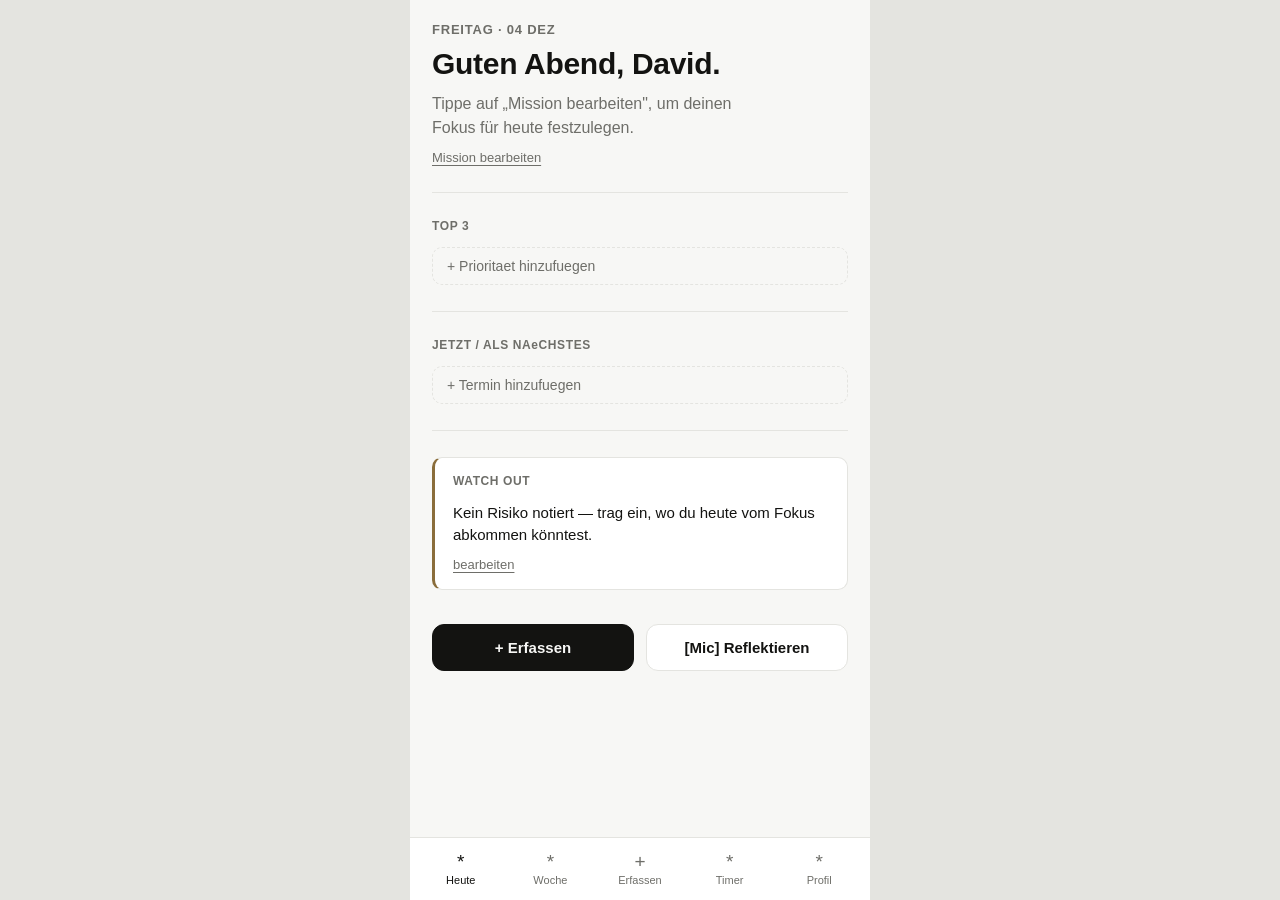
<file: index.html>
<!DOCTYPE html><html lang="de"><head><meta charset="UTF-8"><meta name="viewport" content="width=device-width, initial-scale=1, viewport-fit=cover, maximum-scale=1"><title>Compass</title><!-- iOS "Add to Home Screen" --><link rel="manifest" href="manifest.json"><meta name="apple-mobile-web-app-capable" content="yes"><meta name="apple-mobile-web-app-status-bar-style" content="black-translucent"><meta name="apple-mobile-web-app-title" content="Compass"><meta name="theme-color" content="#0A0A0A"><link rel="apple-touch-icon" href="icons/icon-180.png"><link rel="icon" href="icons/icon-192.png"><link rel="stylesheet" href="styles.css"></head><body><div id="app"><!-- ============ TODAY ============ --><section class="screen" id="screen-today" data-screen="today"><header class="today-head"><div class="date-line" id="dateLine">MONTAG - 07 SEPT</div><h1 class="greeting" id="greeting">Guten Morgen, David.</h1><p class="mission" id="missionText">Tippe auf "Bearbeiten", um deine Mission fuer heute festzulegen.</p><button class="edit-link" data-edit="mission">Mission bearbeiten</button></header><div class="divider"></div><div class="block"><div class="block-label">TOP 3</div><ol class="top3-list" id="top3List"></ol><button class="ghost-btn" id="addTop3Btn">+ Prioritaet hinzufuegen</button></div><div class="divider"></div><div class="block"><div class="block-label">JETZT / ALS NAeCHSTES</div><ul class="next-list" id="nextList"></ul><button class="ghost-btn" id="addNextBtn">+ Termin hinzufuegen</button></div><div class="divider"></div><div class="block watchout" id="watchoutBlock"><div class="block-label">WATCH OUT</div><p id="watchoutText">Kein Risiko notiert.</p><button class="edit-link" data-edit="watchout">bearbeiten</button></div><div class="today-actions"><button class="action-btn primary" data-goto="capture">+ Erfassen</button><button class="action-btn" id="reflectBtn">[Mic] Reflektieren</button></div></section><!-- ============ WEEK ============ --><section class="screen hidden" id="screen-week" data-screen="week"><header class="section-head"><div class="date-line" id="weekLine">WOCHE VOM 07 SEPT</div></header><div class="field-block"><div class="block-label">HAUPTZIEL</div><textarea class="inline-input" id="weekObjective" placeholder="Was ist diese Woche wirklich wichtig?"></textarea></div><div class="field-block"><div class="block-label">TOP 3 ERGEBNISSE</div><div id="weekOutcomes"></div><button class="ghost-btn" id="addOutcomeBtn">+ Ergebnis hinzufuegen</button></div><div class="field-block"><div class="block-label">WICHTIGE TERMINE</div><div id="weekEvents"></div><button class="ghost-btn" id="addWeekEventBtn">+ Termin hinzufuegen</button></div><div class="field-block"><div class="block-label">GROeSSTER ENGPASS</div><textarea class="inline-input" id="weekBottleneck" placeholder="Wo wird die Woche eng?"></textarea></div><div class="field-block"><div class="block-label">WAS NICHT TUN</div><textarea class="inline-input" id="weekAvoid" placeholder="Worauf bewusst verzichten?"></textarea></div><div class="field-block"><div class="block-label">RECOVERY / LEBEN</div><textarea class="inline-input" id="weekRecovery" placeholder="Wo bleibt bewusst Raum frei?"></textarea></div><div class="priority-check" id="priorityCheck"></div></section><!-- ============ CAPTURE ============ --><section class="screen hidden" id="screen-capture" data-screen="capture"><header class="section-head"><div class="date-line">ERFASSEN</div></header><div class="capture-grid"><button class="capture-type" data-type="task">Task</button><button class="capture-type" data-type="idea">Idee</button><button class="capture-type" data-type="note">Notiz</button><button class="capture-type" data-type="voice">[Mic] Voice</button></div><div class="divider"></div><div class="block-label">INBOX</div><ul class="inbox-list" id="inboxList"></ul><p class="empty-hint" id="inboxEmpty">Inbox ist leer. Nichts unerledigt im Kopf - gut so.</p></section><!-- ============ TIMER ============ --><section class="screen hidden" id="screen-timer" data-screen="timer"><header class="section-head"><div class="date-line">FOKUS-TIMER</div></header><div class="timer-face"><div class="timer-display" id="timerDisplay">25:00</div><div class="timer-sub" id="timerSub">Bereit</div></div><div class="timer-controls"><button class="ghost-btn" id="timerReset">Reset</button><button class="action-btn primary" id="timerToggle">Start</button><button class="ghost-btn" id="timerSkip">Pause -></button></div><div class="timer-presets"><button class="chip" data-min="25">25</button><button class="chip" data-min="45">45</button><button class="chip" data-min="90">90</button><button class="chip" data-min="5">Pause 5</button></div><div class="timer-log"><div class="block-label">HEUTE ABGESCHLOSSEN</div><div id="timerLog">Noch keine Sessions.</div></div></section><!-- ============ PROFILE ============ --><section class="screen hidden" id="screen-profile" data-screen="profile"><header class="section-head"><div class="date-line">PROFIL</div></header><div class="field-block"><div class="block-label">LIFE PRIORITIES</div><ul class="priority-list" id="priorityList"></ul><button class="ghost-btn" id="addPriorityBtn">+ Prioritaet hinzufuegen</button></div><div class="field-block"><div class="block-label">DARSTELLUNG</div><div class="theme-switch" id="themeSwitch"><button data-theme="system" class="theme-opt">System</button><button data-theme="light" class="theme-opt">Hell</button><button data-theme="dark" class="theme-opt">Dunkel</button></div></div><div class="field-block"><div class="block-label">DATEN</div><p class="hint-text">Alle Daten bleiben lokal auf diesem Geraet (localStorage). Es gibt keinen Server, keine Cloud, kein Tracking.</p><button class="ghost-btn danger" id="resetBtn">Alle Daten loeschen</button></div></section></div><!-- Bottom tab bar --><nav class="tabbar" id="tabbar"><button class="tab-btn active" data-screen="today"><span class="tab-icon">*</span><span>Heute</span></button><button class="tab-btn" data-screen="week"><span class="tab-icon">*</span><span>Woche</span></button><button class="tab-btn" data-screen="capture"><span class="tab-icon">+</span><span>Erfassen</span></button><button class="tab-btn" data-screen="timer"><span class="tab-icon">*</span><span>Timer</span></button><button class="tab-btn" data-screen="profile"><span class="tab-icon">*</span><span>Profil</span></button></nav><!-- Generic bottom-sheet for edits/prompts --><div class="sheet-backdrop" id="sheetBackdrop"></div><div class="sheet" id="sheet"><div class="sheet-handle"></div><div class="sheet-title" id="sheetTitle">Bearbeiten</div><div class="sheet-body" id="sheetBody"></div><div class="sheet-actions"><button class="ghost-btn" id="sheetCancel">Abbrechen</button><button class="action-btn primary" id="sheetSave">Speichern</button></div></div><script src="app.js"></script></body></html>
</file>
<file: styles.css>
:root{
  --bg:#F7F7F5;
  --surface:#FFFFFF;
  --ink:#131311;
  --muted:#6E6E69;
  --line:#E4E4E0;
  --accent:#8A6D3B;
  --danger:#A6483A;
  --radius:14px;
  --safe-top:env(safe-area-inset-top);
  --safe-bottom:env(safe-area-inset-bottom);
}

[data-theme="dark"]{
  --bg:#0A0A09;
  --surface:#171716;
  --ink:#F2F2EF;
  --muted:#9C9C96;
  --line:#2A2A27;
  --accent:#C9A667;
  --danger:#D97B6C;
}

@media (prefers-color-scheme: dark){
  html[data-theme-mode="system"] :root,
  html[data-theme-mode="system"]{
    --bg:#0A0A09;
    --surface:#171716;
    --ink:#F2F2EF;
    --muted:#9C9C96;
    --line:#2A2A27;
    --accent:#C9A667;
    --danger:#D97B6C;
  }
}

*{box-sizing:border-box;-webkit-tap-highlight-color:transparent;}

html,body{
  margin:0;padding:0;height:100%;
  background:var(--bg);
  color:var(--ink);
  font-family:-apple-system,BlinkMacSystemFont,"SF Pro Text","Helvetica Neue",Arial,sans-serif;
  -webkit-font-smoothing:antialiased;
}

#app{
  max-width:460px;
  margin:0 auto;
  padding:calc(var(--safe-top) + 22px) 22px 120px;
  min-height:100vh;
}

.hidden{display:none !important;}

/* ---- Today head ---- */
.date-line{
  font-size:13px;
  letter-spacing:.06em;
  color:var(--muted);
  font-weight:600;
  margin-bottom:10px;
}
.greeting{
  font-size:30px;
  line-height:1.15;
  font-weight:700;
  margin:0 0 10px;
  letter-spacing:-0.01em;
}
.mission{
  font-size:16px;
  line-height:1.5;
  color:var(--muted);
  margin:0 0 8px;
  max-width:34ch;
}
.edit-link{
  background:none;border:none;padding:0;
  color:var(--muted);
  font-size:13px;
  text-decoration:underline;
  text-underline-offset:3px;
  cursor:pointer;
}

.divider{height:1px;background:var(--line);margin:26px 0;}

.block-label{
  font-size:12px;
  font-weight:700;
  letter-spacing:.05em;
  color:var(--muted);
  margin-bottom:14px;
}

/* ---- Top 3 ---- */
.top3-list{list-style:none;margin:0;padding:0;}
.top3-list li{
  display:flex;align-items:flex-start;gap:14px;
  padding:12px 0;
  border-bottom:1px solid var(--line);
}
.top3-list li:last-child{border-bottom:none;}
.top3-num{
  font-size:14px;font-weight:700;color:var(--muted);
  min-width:20px;
}
.top3-title{font-size:16px;font-weight:500;flex:1;}
.top3-title.done{color:var(--muted);text-decoration:line-through;}
.top3-del{background:none;border:none;color:var(--muted);font-size:18px;cursor:pointer;padding:0 4px;}

/* ---- Next list ---- */
.next-list{list-style:none;margin:0;padding:0;}
.next-list li{
  display:flex;gap:14px;align-items:baseline;
  padding:9px 0;
  font-size:15px;
}
.next-time{font-weight:600;min-width:52px;color:var(--muted);}
.next-title{flex:1;}
.next-del{background:none;border:none;color:var(--muted);font-size:16px;cursor:pointer;}

/* ---- Watch out ---- */
.watchout{
  background:var(--surface);
  border:1px solid var(--line);
  border-left:3px solid var(--accent);
  border-radius:10px;
  padding:16px 18px;
}
.watchout p{margin:0 0 8px;font-size:15px;line-height:1.5;}

.ghost-btn{
  background:none;
  border:1px dashed var(--line);
  color:var(--muted);
  border-radius:10px;
  padding:10px 14px;
  font-size:14px;
  cursor:pointer;
  width:100%;
  text-align:left;
}
.ghost-btn.danger{color:var(--danger);border-color:var(--danger);}

.today-actions{
  display:flex;gap:12px;margin-top:34px;
}
.action-btn{
  flex:1;
  padding:14px 16px;
  border-radius:12px;
  font-size:15px;
  font-weight:600;
  border:1px solid var(--line);
  background:var(--surface);
  color:var(--ink);
  cursor:pointer;
}
.action-btn.primary{
  background:var(--ink);
  color:var(--bg);
  border-color:var(--ink);
}

/* ---- Section head (non-today screens) ---- */
.section-head{margin-bottom:24px;}
.field-block{margin-bottom:30px;}
.inline-input{
  width:100%;
  background:var(--surface);
  border:1px solid var(--line);
  border-radius:10px;
  padding:12px 14px;
  font-size:15px;
  color:var(--ink);
  font-family:inherit;
  resize:vertical;
  min-height:56px;
}
.hint-text{font-size:13px;color:var(--muted);line-height:1.5;}

/* row items reused for week outcomes/events */
.row-item{
  display:flex;align-items:center;gap:10px;
  padding:9px 0;border-bottom:1px solid var(--line);
  font-size:15px;
}
.row-item:last-child{border-bottom:none;}
.row-del{background:none;border:none;color:var(--muted);font-size:16px;cursor:pointer;}

.priority-check{
  margin-top:10px;
  font-size:13px;
  color:var(--accent);
  line-height:1.6;
}

/* ---- Capture ---- */
.capture-grid{
  display:grid;grid-template-columns:1fr 1fr;gap:12px;
  margin-bottom:10px;
}
.capture-type{
  padding:22px 12px;
  border-radius:12px;
  border:1px solid var(--line);
  background:var(--surface);
  font-size:15px;font-weight:600;
  color:var(--ink);
  cursor:pointer;
}
.inbox-list{list-style:none;margin:0;padding:0;}
.inbox-item{
  border:1px solid var(--line);
  border-radius:10px;
  padding:12px 14px;
  margin-bottom:10px;
  background:var(--surface);
}
.inbox-item .txt{font-size:15px;margin-bottom:10px;}
.inbox-item .tags{font-size:12px;color:var(--muted);margin-bottom:10px;}
.class-row{display:flex;flex-wrap:wrap;gap:6px;}
.class-chip{
  border:1px solid var(--line);
  background:var(--bg);
  color:var(--muted);
  font-size:12px;
  padding:5px 9px;
  border-radius:20px;
  cursor:pointer;
}
.class-chip.active{background:var(--ink);color:var(--bg);border-color:var(--ink);}
.empty-hint{color:var(--muted);font-size:14px;}

/* ---- Timer ---- */
.timer-face{text-align:center;margin:40px 0 20px;}
.timer-display{font-size:64px;font-weight:700;letter-spacing:-0.02em;font-variant-numeric:tabular-nums;}
.timer-sub{color:var(--muted);font-size:14px;margin-top:6px;}
.timer-controls{display:flex;gap:10px;margin-bottom:20px;}
.timer-presets{display:flex;gap:8px;margin-bottom:34px;flex-wrap:wrap;}
.chip{
  border:1px solid var(--line);
  background:var(--surface);
  color:var(--ink);
  padding:8px 14px;
  border-radius:20px;
  font-size:13px;
  cursor:pointer;
}
.timer-log{font-size:14px;color:var(--muted);}

/* ---- Priorities ---- */
.priority-list{list-style:none;margin:0 0 12px;padding:0;}
.priority-item{
  border:1px solid var(--line);
  border-radius:10px;
  padding:12px 14px;
  margin-bottom:10px;
  background:var(--surface);
}
.priority-item .p-title{font-weight:600;font-size:15px;}
.priority-item .p-meta{font-size:12px;color:var(--muted);margin-top:3px;}
.priority-item.inactive{opacity:.45;}
.p-actions{margin-top:8px;display:flex;gap:14px;}
.p-actions button{background:none;border:none;color:var(--muted);font-size:12px;cursor:pointer;padding:0;text-decoration:underline;}

/* ---- Theme switch ---- */
.theme-switch{display:flex;border:1px solid var(--line);border-radius:10px;overflow:hidden;}
.theme-opt{
  flex:1;background:var(--surface);border:none;
  padding:10px 6px;font-size:13px;color:var(--muted);cursor:pointer;
  border-right:1px solid var(--line);
}
.theme-opt:last-child{border-right:none;}
.theme-opt.active{background:var(--ink);color:var(--bg);}

/* ---- Tab bar ---- */
.tabbar{
  position:fixed;bottom:0;left:0;right:0;
  display:flex;
  background:var(--surface);
  border-top:1px solid var(--line);
  padding:8px 6px calc(8px + var(--safe-bottom));
  max-width:460px;margin:0 auto;
}
.tab-btn{
  flex:1;background:none;border:none;
  display:flex;flex-direction:column;align-items:center;gap:3px;
  color:var(--muted);font-size:11px;
  padding:6px 0;cursor:pointer;
}
.tab-btn.active{color:var(--ink);}
.tab-icon{font-size:19px;line-height:1;}

/* ---- Bottom sheet ---- */
.sheet-backdrop{
  position:fixed;inset:0;background:rgba(0,0,0,.35);
  opacity:0;pointer-events:none;transition:opacity .2s;
  z-index:20;
}
.sheet-backdrop.show{opacity:1;pointer-events:auto;}
.sheet{
  position:fixed;left:0;right:0;bottom:0;
  max-width:460px;margin:0 auto;
  background:var(--surface);
  border-radius:20px 20px 0 0;
  padding:12px 22px calc(22px + var(--safe-bottom));
  transform:translateY(100%);
  transition:transform .25s ease;
  z-index:21;
}
.sheet.show{transform:translateY(0);}
.sheet-handle{
  width:36px;height:4px;background:var(--line);
  border-radius:2px;margin:0 auto 16px;
}
.sheet-title{font-size:17px;font-weight:700;margin-bottom:14px;}
.sheet-body input, .sheet-body textarea, .sheet-body select{
  width:100%;
  background:var(--bg);
  border:1px solid var(--line);
  border-radius:10px;
  padding:12px 14px;
  font-size:15px;
  color:var(--ink);
  font-family:inherit;
  margin-bottom:10px;
}
.sheet-actions{display:flex;gap:10px;margin-top:6px;}
.sheet-actions .action-btn, .sheet-actions .ghost-btn{flex:1;}

@media (min-width:520px){
  body{background:var(--line);}
  #app{background:var(--bg);min-height:100vh;}
}
</file>
